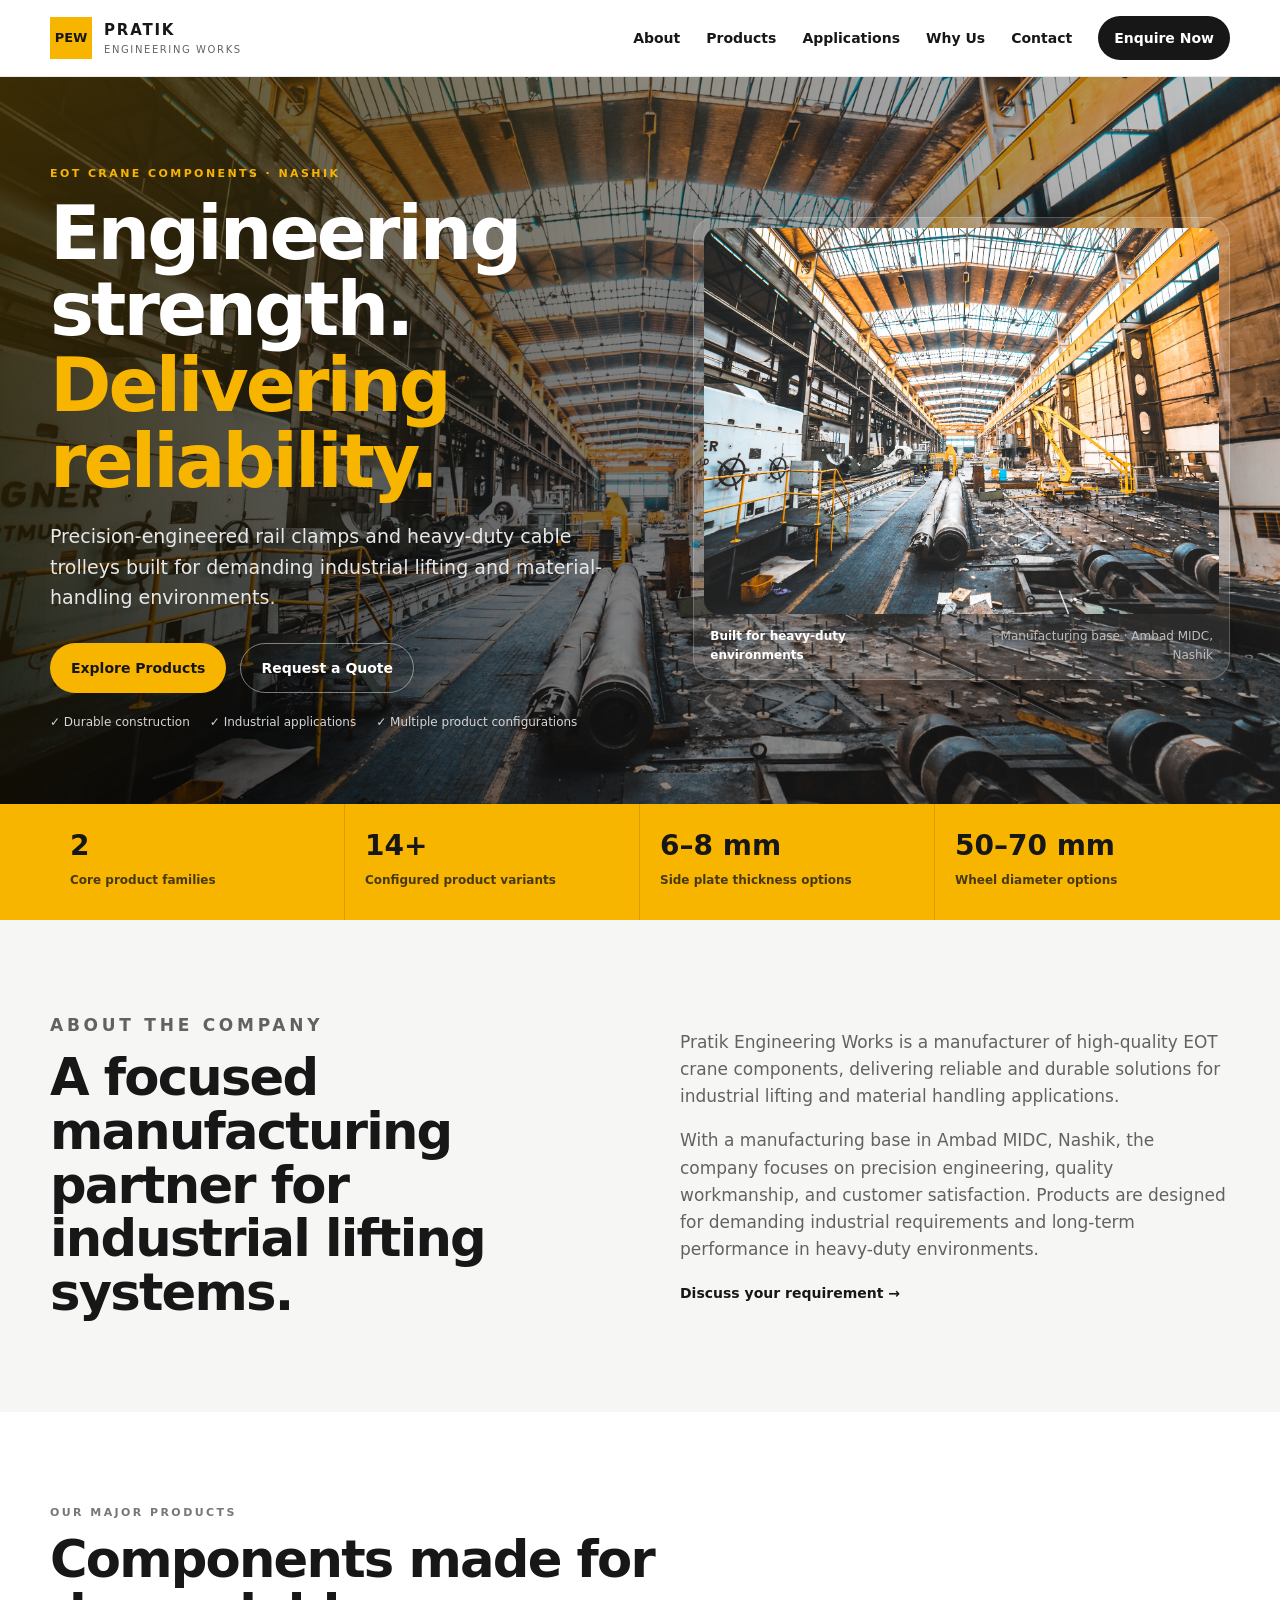
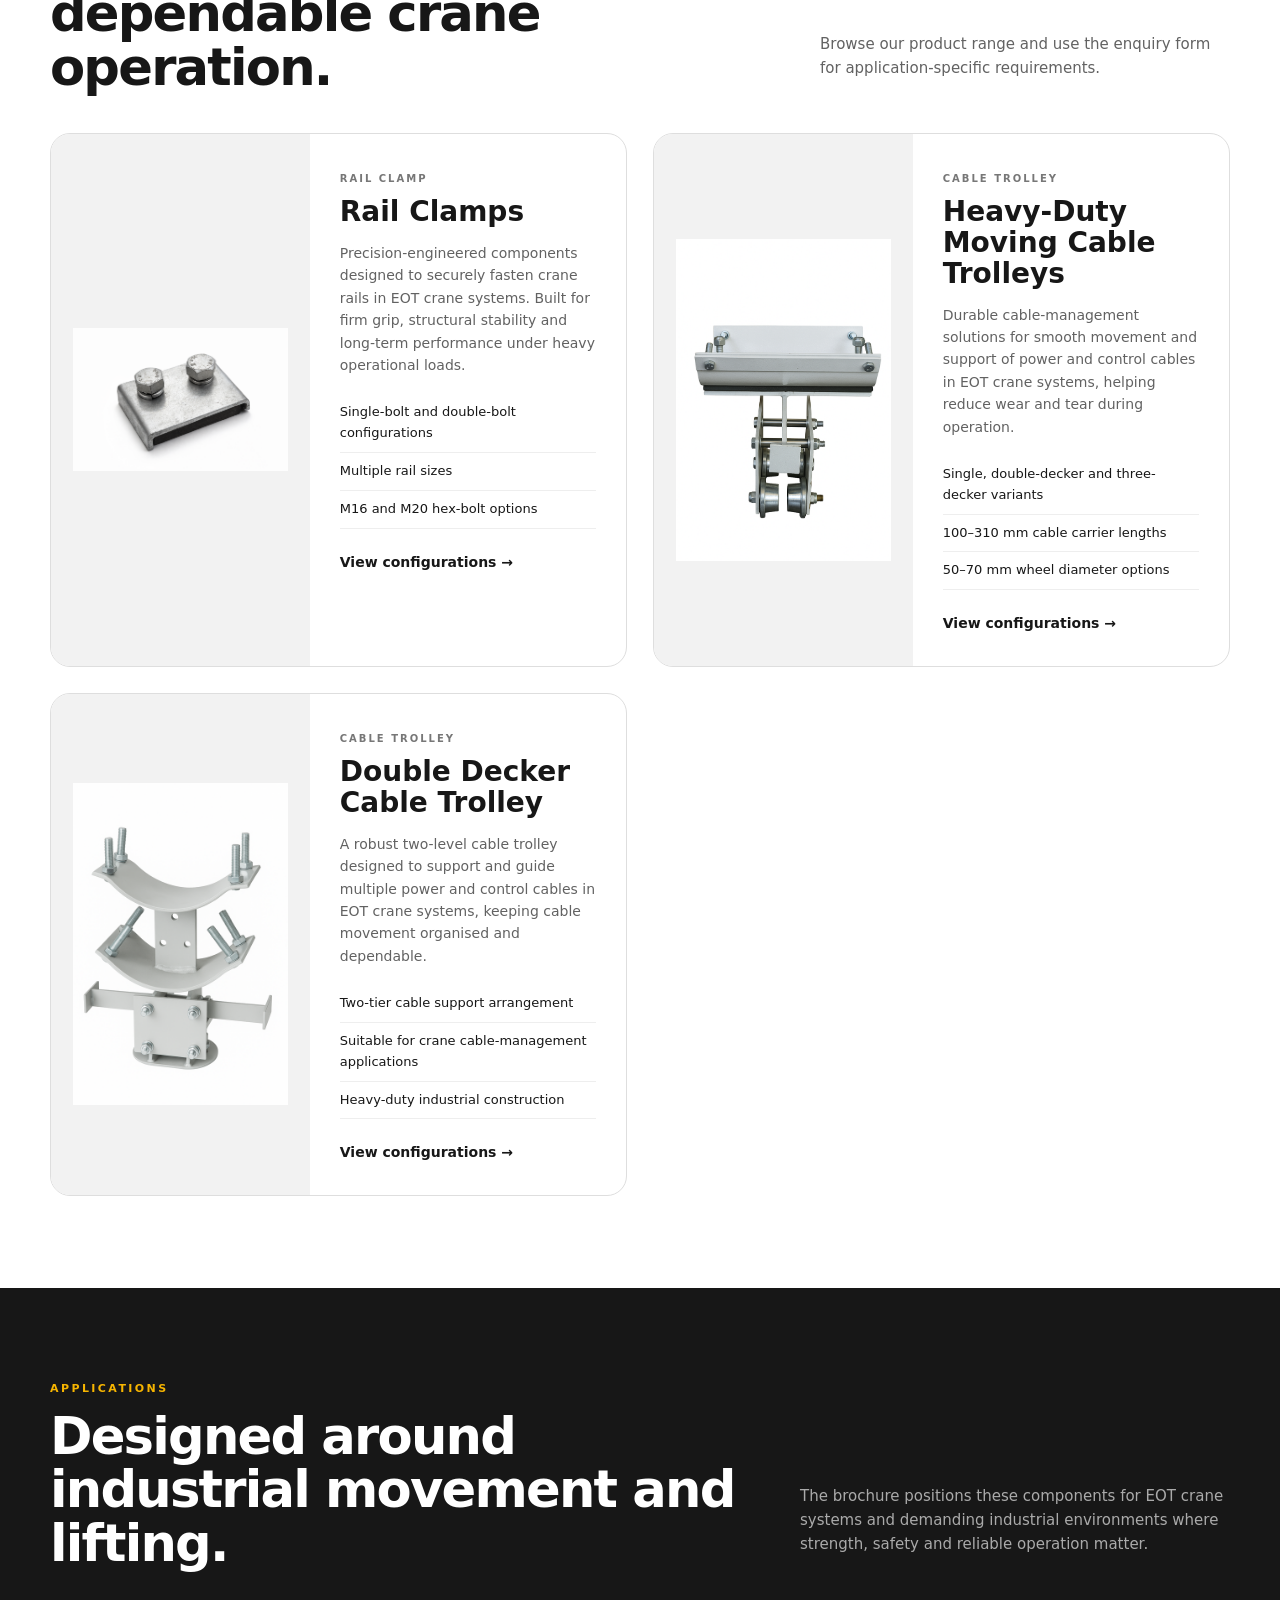
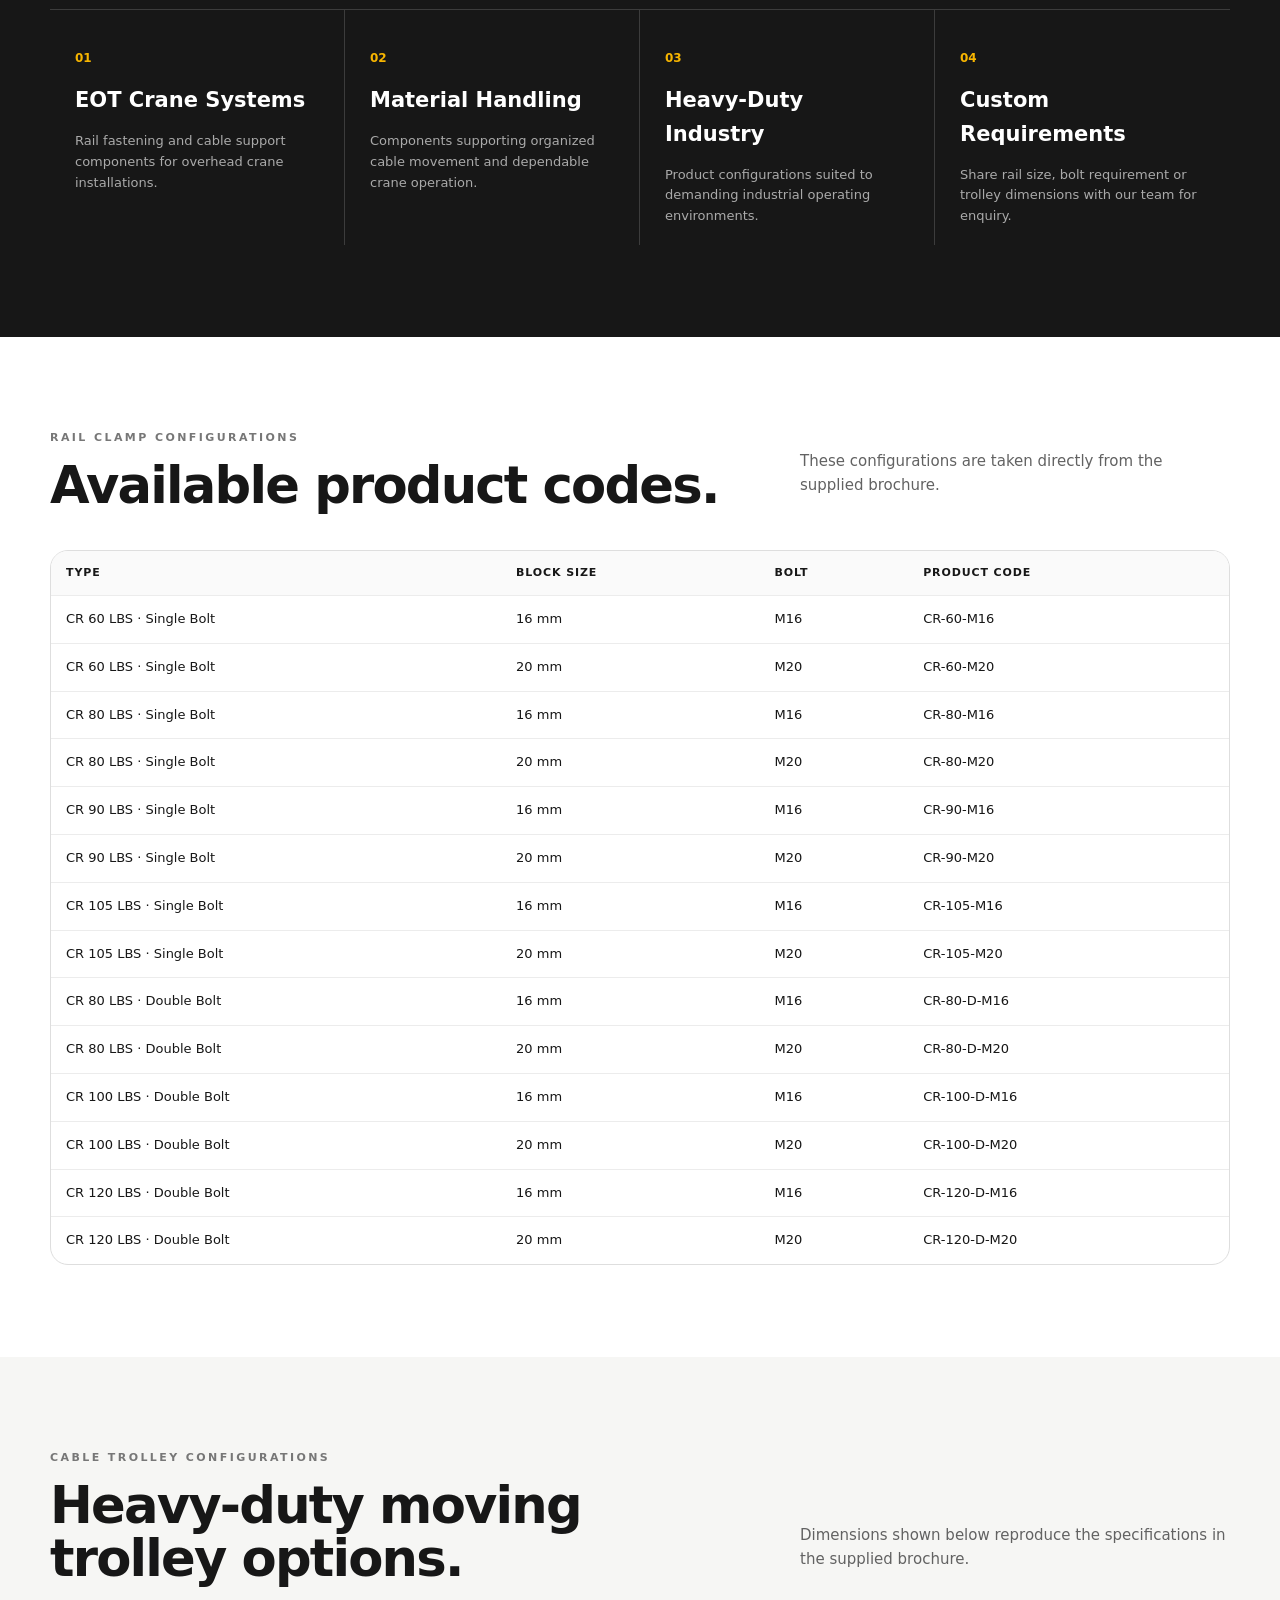
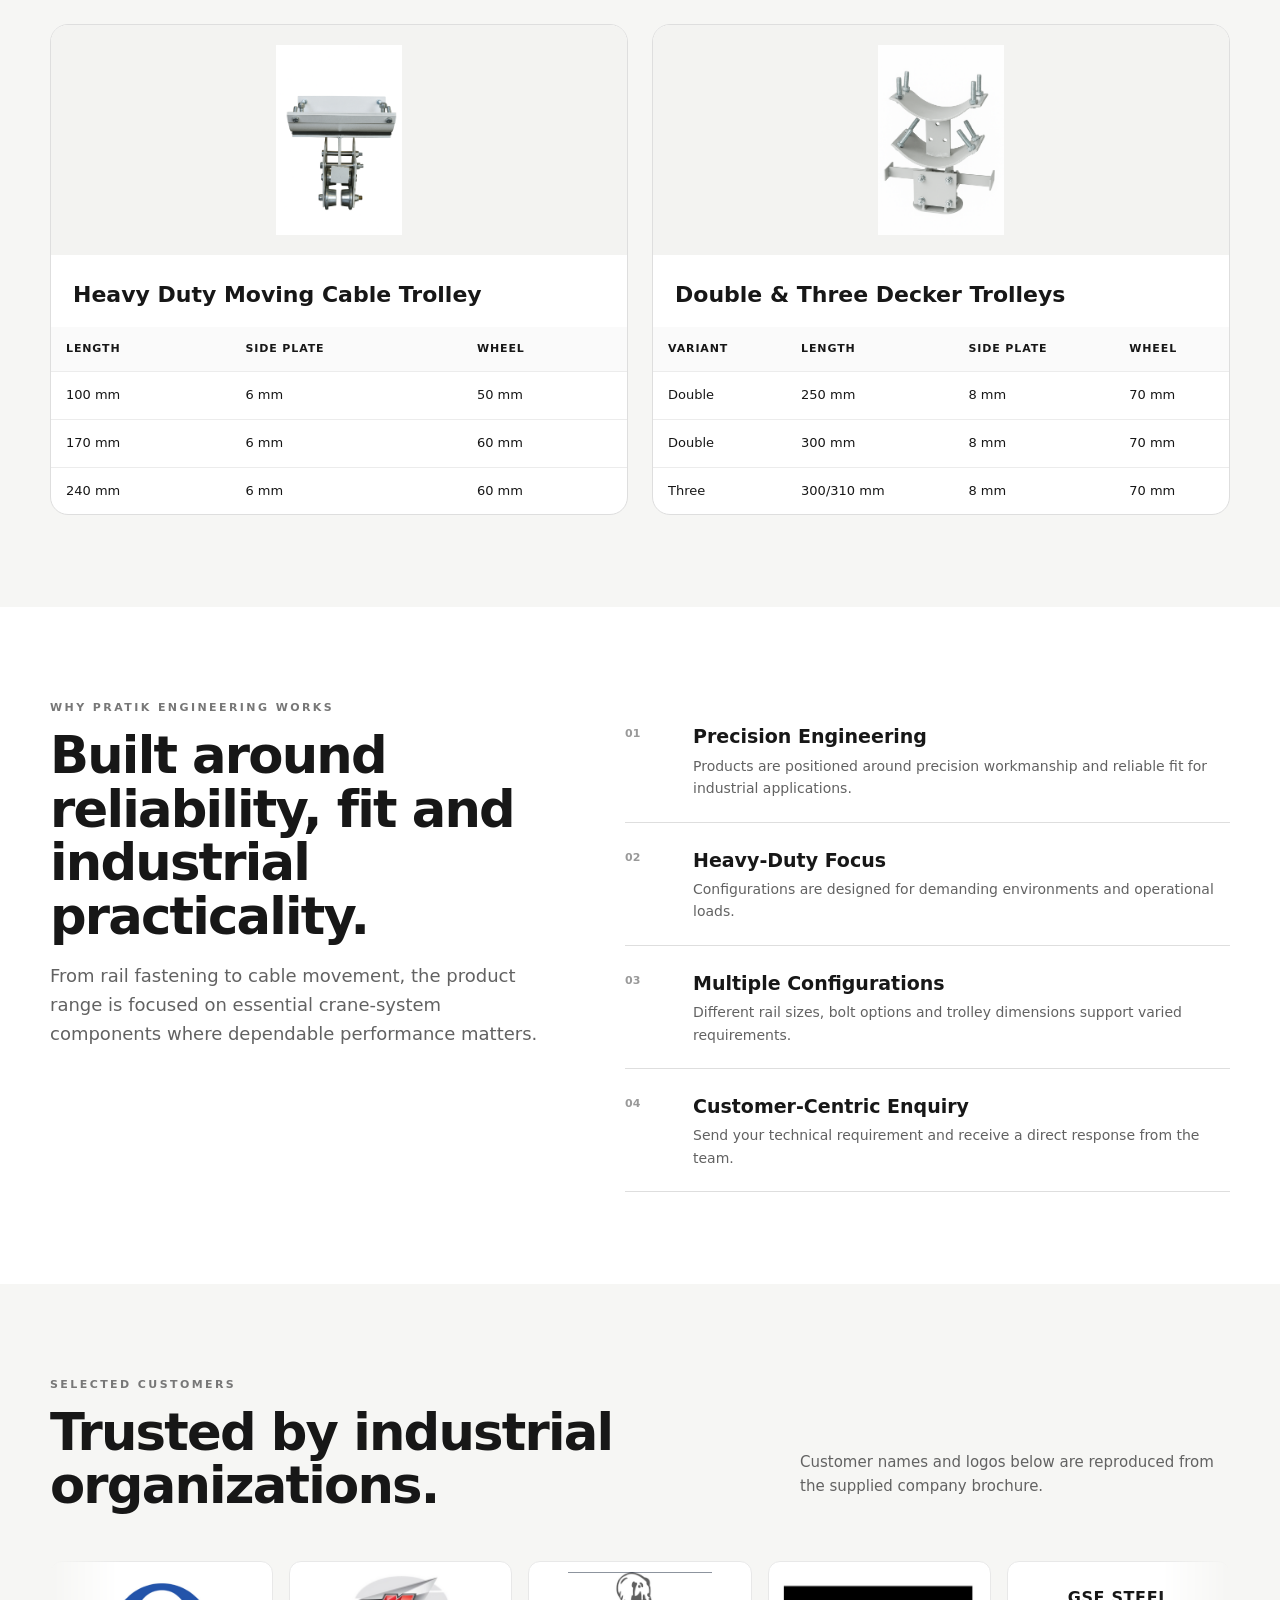
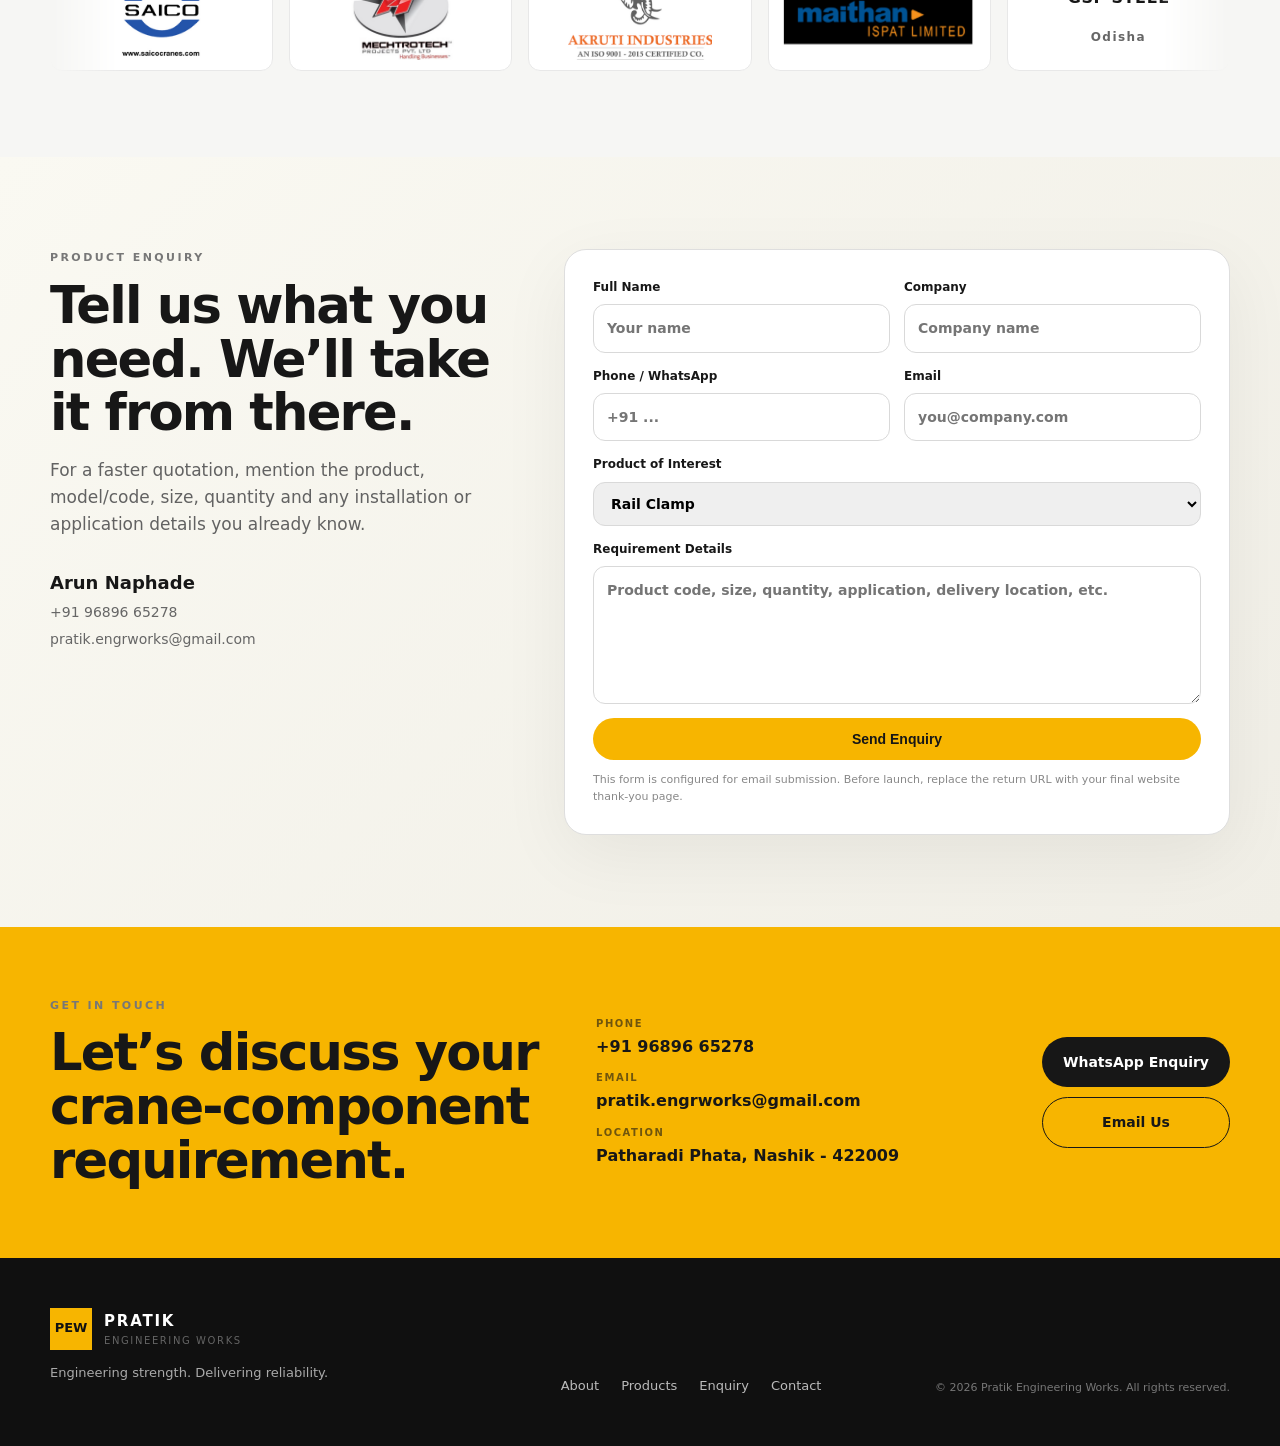
<file: index.html>
<!doctype html>
<html lang="en">
<head>
  <meta charset="utf-8">
  <meta name="viewport" content="width=device-width, initial-scale=1">
  <title>Pratik Engineering Works | EOT Crane Components</title>
  <meta name="description" content="Pratik Engineering Works manufactures rail clamps and heavy-duty cable trolleys for EOT crane and industrial material handling applications in Nashik, India.">
  <meta name="keywords" content="rail clamp, cable trolley, cable carrier, EOT crane components, crane rail clamp, Nashik engineering manufacturer">
  <meta name="theme-color" content="#f7b500">
  <meta property="og:title" content="Pratik Engineering Works | EOT Crane Components">
  <meta property="og:description" content="Precision-engineered rail clamps and heavy-duty moving cable trolleys for industrial lifting and material handling."
  <meta property="og:type" content="website">
  <link rel="icon" href="assets/page2_img2.png">
  <link rel="stylesheet" href="styles.css">
</head>
<body>
<header class="site-header" id="top">
  <div class="container nav-wrap">
    <a class="brand" href="#top" aria-label="Pratik Engineering Works home">
      <span class="brand-mark">PEW</span>
      <span><strong>PRATIK</strong><small>ENGINEERING WORKS</small></span>
    </a>
    <button class="menu-toggle" aria-label="Open navigation" aria-expanded="false">☰</button>
    <nav class="nav" aria-label="Primary navigation">
      <a href="#about">About</a>
      <div class="nav-dropdown">
        <a class="nav-dropdown-toggle" href="#products">Products</a>
        <div class="nav-dropdown-menu">
          <a href="#rail-specs">Rail Clamps</a>
          <a href="#heavy-duty-trolley">Heavy-Duty Cable Trolley</a>
          <a href="#double-decker-trolley">Double Decker Cable Trolley</a>
        </div>
      </div>
      <a href="#applications">Applications</a>
      <a href="#quality">Why Us</a>
      <a href="#contact">Contact</a>
      <a class="nav-cta" href="#enquiry">Enquire Now</a>
    </nav>
  </div>
</header>

<main>
  <section class="hero">
    <div class="hero-overlay"></div>
    <div class="container hero-grid">
      <div class="hero-copy">
        <p class="eyebrow">EOT CRANE COMPONENTS · NASHIK</p>
        <h1>Engineering strength.<br><span>Delivering reliability.</span></h1>
        <p class="hero-text">Precision-engineered rail clamps and heavy-duty cable trolleys built for demanding industrial lifting and material-handling environments.</p>
        <div class="hero-actions">
          <a class="btn btn-primary" href="#products">Explore Products</a>
          <a class="btn btn-outline" href="#enquiry">Request a Quote</a>
        </div>
        <div class="hero-trust">
          <span>✓ Durable construction</span>
          <span>✓ Industrial applications</span>
          <span>✓ Multiple product configurations</span>
        </div>
      </div>
      <div class="hero-card">
        <img src="assets/page1_img1.jpeg" alt="Industrial manufacturing facility with overhead crane systems" loading="eager">
        <div class="hero-card-caption"><strong>Built for heavy-duty environments</strong><span>Manufacturing base · Ambad MIDC, Nashik</span></div>
      </div>
    </div>
  </section>

  <section class="stats-strip">
    <div class="container stats">
      <div><strong>2</strong><span>Core product families</span></div>
      <div><strong>14+</strong><span>Configured product variants</span></div>
      <div><strong>6–8 mm</strong><span>Side plate thickness options</span></div>
      <div><strong>50–70 mm</strong><span>Wheel diameter options</span></div>
    </div>
  </section>

  <section class="section section-light" id="about">
    <div class="container split">
      <div>
        <p class="eyebrow">ABOUT THE COMPANY</p>
        <h2>A focused manufacturing partner for industrial lifting systems.</h2>
      </div>
      <div>
        <p>Pratik Engineering Works is a manufacturer of high-quality EOT crane components, delivering reliable and durable solutions for industrial lifting and material handling applications.</p>
        <p>With a manufacturing base in Ambad MIDC, Nashik, the company focuses on precision engineering, quality workmanship, and customer satisfaction. Products are designed for demanding industrial requirements and long-term performance in heavy-duty environments.</p>
        <a class="text-link" href="#enquiry">Discuss your requirement →</a>
      </div>
    </div>
  </section>

  <section class="section" id="products">
    <div class="container">
      <div class="section-head">
        <div>
          <p class="eyebrow">OUR MAJOR PRODUCTS</p>
          <h2>Components made for dependable crane operation.</h2>
        </div>
        <p class="section-intro">Browse our product range and use the enquiry form for application-specific requirements.</p>
      </div>

      <div class="product-grid">
        <article class="product-card">
          <div class="product-image"><img src="assets/page5_img1.png" alt="Double-bolt rail clamp" loading="lazy"></div>
          <div class="product-body">
            <span class="product-tag">RAIL CLAMP</span>
            <h3>Rail Clamps</h3>
            <p>Precision-engineered components designed to securely fasten crane rails in EOT crane systems. Built for firm grip, structural stability and long-term performance under heavy operational loads.</p>
            <ul class="feature-list"><li>Single-bolt and double-bolt configurations</li><li>Multiple rail sizes</li><li>M16 and M20 hex-bolt options</li></ul>
            <a href="#rail-specs" class="text-link">View configurations →</a>
          </div>
        </article>

        <article class="product-card">
          <div class="product-image"><img src="assets/page6_img1.png" alt="Heavy-duty moving cable trolley" loading="lazy"></div>
          <div class="product-body">
            <span class="product-tag">CABLE TROLLEY</span>
            <h3>Heavy-Duty Moving Cable Trolleys</h3>
            <p>Durable cable-management solutions for smooth movement and support of power and control cables in EOT crane systems, helping reduce wear and tear during operation.</p>
            <ul class="feature-list"><li>Single, double-decker and three-decker variants</li><li>100–310 mm cable carrier lengths</li><li>50–70 mm wheel diameter options</li></ul>
            <a href="#trolley-specs" class="text-link">View configurations →</a>
          </div>
        </article>

        <article class="product-card">
          <div class="product-image"><img src="assets/page2_img4.png" alt="Double decker cable trolley" loading="lazy"></div>
          <div class="product-body">
            <span class="product-tag">CABLE TROLLEY</span>
            <h3>Double Decker Cable Trolley</h3>
            <p>A robust two-level cable trolley designed to support and guide multiple power and control cables in EOT crane systems, keeping cable movement organised and dependable.</p>
            <ul class="feature-list"><li>Two-tier cable support arrangement</li><li>Suitable for crane cable-management applications</li><li>Heavy-duty industrial construction</li></ul>
            <a href="#trolley-specs" class="text-link">View configurations →</a>
          </div>
        </article>
      </div>
    </div>
  </section>

  <section class="section section-dark" id="applications">
    <div class="container">
      <div class="section-head light-head">
        <div><p class="eyebrow">APPLICATIONS</p><h2>Designed around industrial movement and lifting.</h2></div>
        <p class="section-intro">The brochure positions these components for EOT crane systems and demanding industrial environments where strength, safety and reliable operation matter.</p>
      </div>
      <div class="application-grid">
        <div class="application"><span>01</span><h3>EOT Crane Systems</h3><p>Rail fastening and cable support components for overhead crane installations.</p></div>
        <div class="application"><span>02</span><h3>Material Handling</h3><p>Components supporting organized cable movement and dependable crane operation.</p></div>
        <div class="application"><span>03</span><h3>Heavy-Duty Industry</h3><p>Product configurations suited to demanding industrial operating environments.</p></div>
        <div class="application"><span>04</span><h3>Custom Requirements</h3><p>Share rail size, bolt requirement or trolley dimensions with our team for enquiry.</p></div>
      </div>
    </div>
  </section>

  <section class="section" id="rail-specs">
    <div class="container">
      <div class="section-head"><div><p class="eyebrow">RAIL CLAMP CONFIGURATIONS</p><h2>Available product codes.</h2></div><p class="section-intro">These configurations are taken directly from the supplied brochure.</p></div>
      <div class="table-wrap"><table><thead><tr><th>Type</th><th>Block size</th><th>Bolt</th><th>Product code</th></tr></thead><tbody>
        <tr><td>CR 60 LBS · Single Bolt</td><td>16 mm</td><td>M16</td><td>CR-60-M16</td></tr>
        <tr><td>CR 60 LBS · Single Bolt</td><td>20 mm</td><td>M20</td><td>CR-60-M20</td></tr>
        <tr><td>CR 80 LBS · Single Bolt</td><td>16 mm</td><td>M16</td><td>CR-80-M16</td></tr>
        <tr><td>CR 80 LBS · Single Bolt</td><td>20 mm</td><td>M20</td><td>CR-80-M20</td></tr>
        <tr><td>CR 90 LBS · Single Bolt</td><td>16 mm</td><td>M16</td><td>CR-90-M16</td></tr>
        <tr><td>CR 90 LBS · Single Bolt</td><td>20 mm</td><td>M20</td><td>CR-90-M20</td></tr>
        <tr><td>CR 105 LBS · Single Bolt</td><td>16 mm</td><td>M16</td><td>CR-105-M16</td></tr>
        <tr><td>CR 105 LBS · Single Bolt</td><td>20 mm</td><td>M20</td><td>CR-105-M20</td></tr>
        <tr><td>CR 80 LBS · Double Bolt</td><td>16 mm</td><td>M16</td><td>CR-80-D-M16</td></tr>
        <tr><td>CR 80 LBS · Double Bolt</td><td>20 mm</td><td>M20</td><td>CR-80-D-M20</td></tr>
        <tr><td>CR 100 LBS · Double Bolt</td><td>16 mm</td><td>M16</td><td>CR-100-D-M16</td></tr>
        <tr><td>CR 100 LBS · Double Bolt</td><td>20 mm</td><td>M20</td><td>CR-100-D-M20</td></tr>
        <tr><td>CR 120 LBS · Double Bolt</td><td>16 mm</td><td>M16</td><td>CR-120-D-M16</td></tr>
        <tr><td>CR 120 LBS · Double Bolt</td><td>20 mm</td><td>M20</td><td>CR-120-D-M20</td></tr>
      </tbody></table></div>
    </div>
  </section>

  <section class="section section-light" id="trolley-specs">
    <div class="container">
      <div class="section-head"><div><p class="eyebrow">CABLE TROLLEY CONFIGURATIONS</p><h2>Heavy-duty moving trolley options.</h2></div><p class="section-intro">Dimensions shown below reproduce the specifications in the supplied brochure.</p></div>
      <div class="trolley-grid">
        <div class="spec-card" id="heavy-duty-trolley"><img src="assets/page6_img1.png" alt="Heavy-duty moving cable trolley" loading="lazy"><h3>Heavy Duty Moving Cable Trolley</h3><table><thead><tr><th>Length</th><th>Side plate</th><th>Wheel</th></tr></thead><tbody><tr><td>100 mm</td><td>6 mm</td><td>50 mm</td></tr><tr><td>170 mm</td><td>6 mm</td><td>60 mm</td></tr><tr><td>240 mm</td><td>6 mm</td><td>60 mm</td></tr></tbody></table></div>
        <div class="spec-card" id="double-decker-trolley"><img src="assets/page6_img2.png" alt="Heavy-duty moving double and three decker cable trolley" loading="lazy"><h3>Double & Three Decker Trolleys</h3><table><thead><tr><th>Variant</th><th>Length</th><th>Side plate</th><th>Wheel</th></tr></thead><tbody><tr><td>Double</td><td>250 mm</td><td>8 mm</td><td>70 mm</td></tr><tr><td>Double</td><td>300 mm</td><td>8 mm</td><td>70 mm</td></tr><tr><td>Three</td><td>300/310 mm</td><td>8 mm</td><td>70 mm</td></tr></tbody></table></div>
      </div>
    </div>
  </section>

  <section class="section" id="quality">
    <div class="container quality-grid">
      <div>
        <p class="eyebrow">WHY PRATIK ENGINEERING WORKS</p>
        <h2>Built around reliability, fit and industrial practicality.</h2>
        <p class="lead">From rail fastening to cable movement, the product range is focused on essential crane-system components where dependable performance matters.</p>
      </div>
      <div class="quality-points">
        <div><span>01</span><div><h3>Precision Engineering</h3><p>Products are positioned around precision workmanship and reliable fit for industrial applications.</p></div></div>
        <div><span>02</span><div><h3>Heavy-Duty Focus</h3><p>Configurations are designed for demanding environments and operational loads.</p></div></div>
        <div><span>03</span><div><h3>Multiple Configurations</h3><p>Different rail sizes, bolt options and trolley dimensions support varied requirements.</p></div></div>
        <div><span>04</span><div><h3>Customer-Centric Enquiry</h3><p>Send your technical requirement and receive a direct response from the team.</p></div></div>
      </div>
    </div>
  </section>

  <section class="section section-light clients" id="clients">
    <div class="container">
      <div class="section-head"><div><p class="eyebrow">SELECTED CUSTOMERS</p><h2>Trusted by industrial organizations.</h2></div><p class="section-intro">Customer names and logos below are reproduced from the supplied company brochure.</p></div>
      <div class="client-marquee" aria-label="Selected customers">
        <div class="client-marquee-track">
          <div class="client-marquee-group">
            <div class="client-logos">
              <img src="assets/page7_img2.png" alt="Saico logo">
              <img src="assets/page7_img3.png" alt="Mechtrotech Projects Pvt. Ltd. logo">
              <img src="assets/page7_img4.png" alt="Akruti Industries logo">
              <img src="assets/page7_img5.png" alt="Maithan Ispat Limited logo">
              <div class="client-text">GSF STEEL<br><small>Odisha</small></div>
            </div>
          </div>
          <div class="client-marquee-group" aria-hidden="true">
            <div class="client-logos">
              <img src="assets/page7_img2.png" alt="">
              <img src="assets/page7_img3.png" alt="">
              <img src="assets/page7_img4.png" alt="">
              <img src="assets/page7_img5.png" alt="">
              <div class="client-text">GSF STEEL<br><small>Odisha</small></div>
            </div>
          </div>
        </div>
      </div>
    </div>
  </section>

  <section class="section enquiry-section" id="enquiry">
    <div class="container enquiry-grid">
      <div class="enquiry-copy">
        <p class="eyebrow">PRODUCT ENQUIRY</p>
        <h2>Tell us what you need. We’ll take it from there.</h2>
        <p>For a faster quotation, mention the product, model/code, size, quantity and any installation or application details you already know.</p>
        <div class="contact-mini"><strong>Arun Naphade</strong><span>+91 96896 65278</span><span>pratik.engrworks@gmail.com</span></div>
      </div>
      <form class="enquiry-form" action="https://formsubmit.co/pratik.engrworks@gmail.com" method="POST">
        <input type="hidden" name="_subject" value="New Product Enquiry - Pratik Engineering Works">
        <input type="hidden" name="_captcha" value="false">
        <input type="hidden" name="_template" value="table">
        <input type="hidden" name="_next" value="https://example.com/thank-you.html">
        <div class="form-row"><label>Full Name<input required type="text" name="name" placeholder="Your name"></label><label>Company<input type="text" name="company" placeholder="Company name"></label></div>
        <div class="form-row"><label>Phone / WhatsApp<input required type="tel" name="phone" placeholder="+91 ..."></label><label>Email<input type="email" name="email" placeholder="you@company.com"></label></div>
        <label>Product of Interest<select name="product"><option>Rail Clamp</option><option>Cable Trolley</option><option>Both</option><option>Other / Custom Requirement</option></select></label>
        <label>Requirement Details<textarea required name="message" rows="5" placeholder="Product code, size, quantity, application, delivery location, etc."></textarea></label>
        <button class="btn btn-primary btn-full" type="submit">Send Enquiry</button>
        <p class="form-note">This form is configured for email submission. Before launch, replace the return URL with your final website thank-you page.</p>
      </form>
    </div>
  </section>

  <section class="contact-band" id="contact">
    <div class="container contact-grid">
      <div><p class="eyebrow">GET IN TOUCH</p><h2>Let’s discuss your crane-component requirement.</h2></div>
      <div class="contact-details"><a href="tel:+919689665278"><span>Phone</span>+91 96896 65278</a><a href="mailto:pratik.engrworks@gmail.com"><span>Email</span>pratik.engrworks@gmail.com</a><div><span>Location</span>Patharadi Phata, Nashik - 422009</div></div>
      <div class="contact-actions"><a class="btn btn-dark" href="https://wa.me/919689665278?text=Hello%20Pratik%20Engineering%20Works%2C%20I%20would%20like%20to%20enquire%20about%20your%20products." target="_blank" rel="noopener">WhatsApp Enquiry</a><a class="btn btn-outline-dark" href="mailto:pratik.engrworks@gmail.com?subject=Product%20Enquiry%20-%20Pratik%20Engineering%20Works">Email Us</a></div>
    </div>
  </section>
</main>

<footer class="footer"><div class="container footer-grid"><div><div class="brand brand-footer"><span class="brand-mark">PEW</span><span><strong>PRATIK</strong><small>ENGINEERING WORKS</small></span></div><p>Engineering strength. Delivering reliability.</p></div><div class="footer-links"><a href="#about">About</a><a href="#products">Products</a><a href="#enquiry">Enquiry</a><a href="#contact">Contact</a></div><div class="footer-copy">© <span id="year"></span> Pratik Engineering Works. All rights reserved.</div></div></footer>
<script src="script.js"></script>
</body>
</html>
</file>
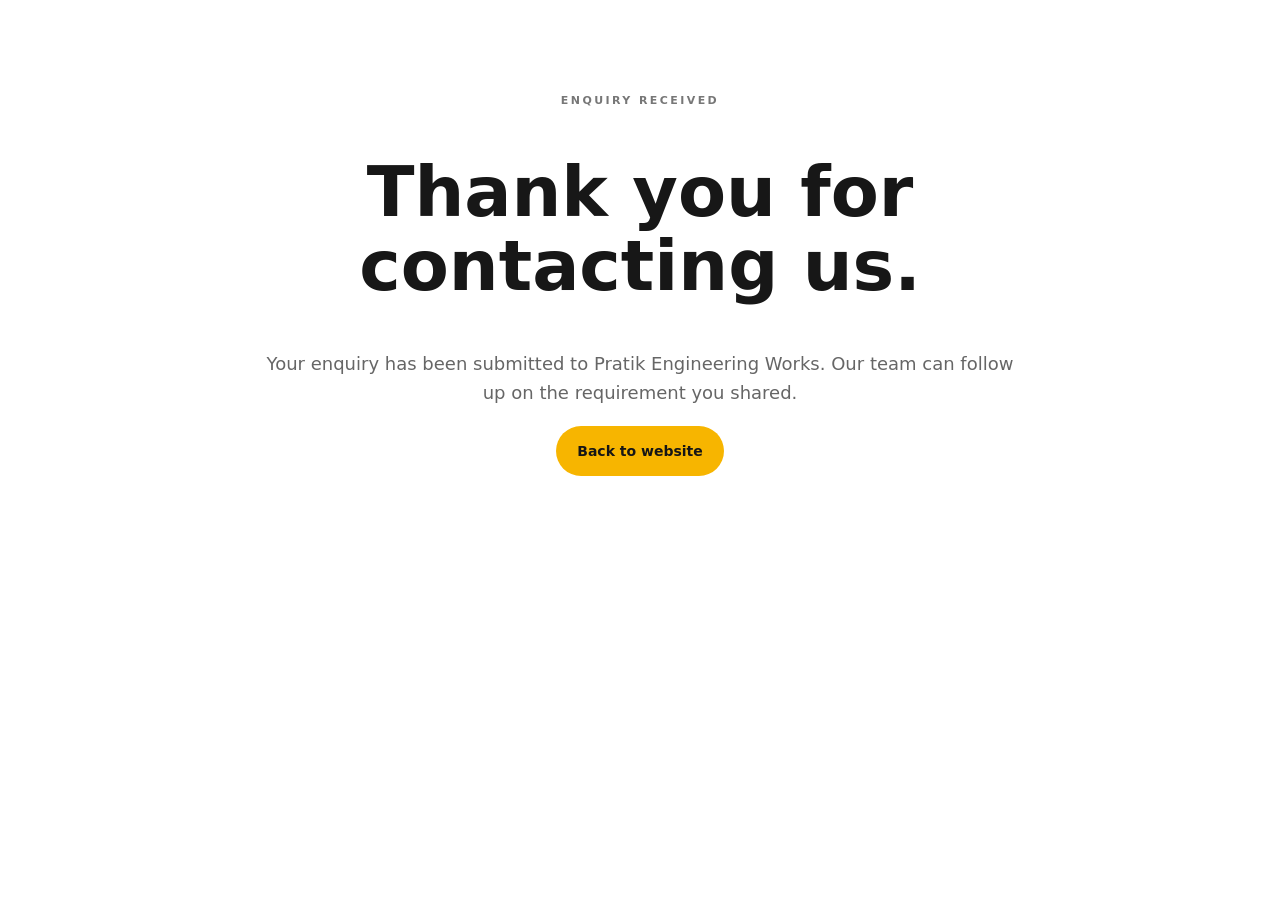
<file: thank-you.html>
<!doctype html><html lang="en"><head><meta charset="utf-8"><meta name="viewport" content="width=device-width,initial-scale=1"><title>Thank You | Pratik Engineering Works</title><link rel="stylesheet" href="styles.css"></head><body><main class="section"><div class="container" style="max-width:760px;text-align:center"><p class="eyebrow">ENQUIRY RECEIVED</p><h1 style="font-size:clamp(42px,7vw,70px);line-height:1.05">Thank you for contacting us.</h1><p style="font-size:18px;color:#666">Your enquiry has been submitted to Pratik Engineering Works. Our team can follow up on the requirement you shared.</p><a class="btn btn-primary" href="index.html">Back to website</a></div></main></body></html>
</file>
<file: styles.css>
:root{--yellow:#f7b500;--ink:#171717;--muted:#626262;--line:#dedede;--paper:#fff;--soft:#f6f6f4;--dark:#171717;--max:1180px;--radius:20px}*{box-sizing:border-box}html{scroll-behavior:smooth}body{margin:0;color:var(--ink);font-family:Inter,ui-sans-serif,system-ui,-apple-system,BlinkMacSystemFont,"Segoe UI",sans-serif;line-height:1.6;background:var(--paper)}img{max-width:100%;display:block}a{text-decoration:none;color:inherit}.container{width:min(var(--max),calc(100% - 40px));margin:auto}.site-header{position:sticky;top:0;z-index:50;background:rgba(255,255,255,.95);backdrop-filter:blur(14px);border-bottom:1px solid rgba(0,0,0,.08)}.nav-wrap{min-height:76px;display:flex;align-items:center;justify-content:space-between}.brand{display:flex;gap:12px;align-items:center}.brand-mark{width:42px;height:42px;display:grid;place-items:center;background:var(--yellow);font-weight:900;font-size:13px}.brand strong{display:block;letter-spacing:.12em;font-size:15px}.brand small{display:block;font-size:10px;letter-spacing:.16em;color:#646464}.nav{display:flex;align-items:center;gap:26px;font-size:14px;font-weight:700}.nav a{position:relative}.nav a:not(.nav-cta):after{content:"";position:absolute;left:0;bottom:-8px;width:0;height:2px;background:var(--yellow);transition:.2s}.nav a:not(.nav-cta):hover:after{width:100%}.nav-cta{padding:11px 16px;background:var(--ink);color:white;border-radius:999px}.menu-toggle{display:none;border:0;background:none;font-size:28px}.hero{position:relative;overflow:hidden;background:#1d1d1d;color:white;padding:88px 0 72px}.hero:before{content:"";position:absolute;inset:0;background:linear-gradient(90deg,rgba(0,0,0,.84),rgba(0,0,0,.45) 55%,rgba(0,0,0,.2)),url('assets/page1_img1.jpeg') center/cover}.hero-overlay{position:absolute;inset:0;background:linear-gradient(135deg,rgba(247,181,0,.22),transparent 45%)}.hero-grid{position:relative;z-index:2;display:grid;grid-template-columns:1.05fr .95fr;gap:50px;align-items:center}.eyebrow{font-size:11px;letter-spacing:.22em;font-weight:900;margin:0 0 12px;color:#777}.hero .eyebrow{color:#f7b500}.hero h1{font-size:clamp(44px,6vw,74px);line-height:1.03;margin:0 0 22px;letter-spacing:-.04em}.hero h1 span{color:#f7b500}.hero-text{font-size:19px;max-width:660px;color:#e7e7e7}.hero-actions{display:flex;gap:14px;margin:30px 0 20px;flex-wrap:wrap}.btn{display:inline-flex;align-items:center;justify-content:center;padding:13px 20px;border-radius:999px;font-weight:800;font-size:14px;border:1px solid transparent;cursor:pointer}.btn-primary{background:var(--yellow);color:#161616}.btn-outline{border-color:rgba(255,255,255,.45);color:white}.btn-outline:hover{background:white;color:var(--ink)}.hero-trust{display:flex;gap:20px;flex-wrap:wrap;color:#d5d5d5;font-size:12px}.hero-card{border:1px solid rgba(255,255,255,.2);padding:10px;background:rgba(255,255,255,.08);border-radius:22px;box-shadow:0 24px 80px rgba(0,0,0,.3)}.hero-card img{aspect-ratio:4/3;object-fit:cover;border-radius:14px}.hero-card-caption{padding:13px 6px 4px;display:flex;justify-content:space-between;gap:15px;font-size:12px}.hero-card-caption span{color:#bdbdbd;text-align:right}.stats-strip{background:var(--yellow)}.stats{display:grid;grid-template-columns:repeat(4,1fr)}.stats div{padding:28px 20px;border-right:1px solid rgba(0,0,0,.12)}.stats div:last-child{border-right:0}.stats strong{display:block;font-size:28px;line-height:1;margin-bottom:6px}.stats span{font-size:12px;font-weight:700;opacity:.78}.section{padding:92px 0}.section-light{background:var(--soft)}.split{display:grid;grid-template-columns:1fr 1fr;gap:80px}.split h2,.section h2,.enquiry-section h2,.contact-band h2{font-size:clamp(34px,4vw,52px);line-height:1.05;letter-spacing:-.035em;margin:0}.split p{color:var(--muted);font-size:17px}.text-link{font-weight:900;font-size:14px}.section-head{display:flex;justify-content:space-between;gap:50px;align-items:end;margin-bottom:38px}.section-head>div{max-width:720px}.section-intro{max-width:430px;color:var(--muted);font-size:15px}.product-grid{display:grid;grid-template-columns:1fr 1fr;gap:26px}.product-card{border:1px solid var(--line);border-radius:var(--radius);overflow:hidden;background:white;display:grid;grid-template-columns:.9fr 1.1fr}.product-image{background:#f2f2f2;display:flex;align-items:center;justify-content:center;min-height:330px}.product-image img{width:100%;height:100%;object-fit:contain;padding:22px}.product-body{padding:30px}.product-tag{font-size:10px;letter-spacing:.2em;font-weight:900;color:#777}.product-body h3{font-size:28px;line-height:1.1;margin:8px 0 12px}.product-body p{color:var(--muted);font-size:14px}.feature-list{padding:0;margin:18px 0 20px;list-style:none}.feature-list li{padding:8px 0;border-bottom:1px solid #eee;font-size:13px}.section-dark{background:var(--dark);color:white}.light-head .eyebrow{color:var(--yellow)}.light-head .section-intro{color:#aaa}.application-grid{display:grid;grid-template-columns:repeat(4,1fr);border-top:1px solid #3c3c3c}.application{padding:34px 25px 5px;border-right:1px solid #3c3c3c}.application:last-child{border-right:0}.application span{color:var(--yellow);font-weight:900;font-size:12px}.application h3{font-size:21px;margin:15px 0 8px}.application p{color:#aaa;font-size:13px}.table-wrap{overflow:auto;border:1px solid var(--line);border-radius:18px;background:white}.table-wrap table,.spec-card table{width:100%;border-collapse:collapse;font-size:13px}.table-wrap th,.table-wrap td,.spec-card th,.spec-card td{text-align:left;padding:13px 15px;border-bottom:1px solid #ececec;white-space:nowrap}.table-wrap th,.spec-card th{background:#fafafa;font-size:11px;text-transform:uppercase;letter-spacing:.08em}.table-wrap tr:last-child td,.spec-card tr:last-child td{border-bottom:0}.trolley-grid{display:grid;grid-template-columns:1fr 1fr;gap:24px}.spec-card{background:white;border:1px solid var(--line);border-radius:18px;overflow:hidden}.spec-card img{height:230px;width:100%;object-fit:contain;background:#f3f3f1;padding:20px}.spec-card h3{padding:22px 22px 0;margin:0;font-size:22px}.spec-card table{margin-top:15px}.quality-grid{display:grid;grid-template-columns:.9fr 1.1fr;gap:80px}.lead{font-size:18px;color:var(--muted);max-width:600px}.quality-points>div{display:grid;grid-template-columns:50px 1fr;gap:18px;padding:22px 0;border-bottom:1px solid var(--line)}.quality-points span{color:#999;font-size:11px;font-weight:900;padding-top:4px}.quality-points h3{margin:0 0 3px;font-size:19px}.quality-points p{margin:0;color:var(--muted);font-size:14px}.clients{padding-bottom:76px}.client-logos{display:grid;grid-template-columns:repeat(5,1fr);gap:16px;align-items:center}.client-logos img{height:74px;width:100%;object-fit:contain;background:white;border:1px solid #e8e8e8;border-radius:12px;padding:10px}.client-text{font-weight:900;letter-spacing:.04em;padding:25px 20px;border:1px solid #e8e8e8;border-radius:12px;background:white;text-align:center}.client-text small{font-size:12px;color:#666;letter-spacing:.12em}.enquiry-section{background:linear-gradient(135deg,#faf9f2 0%,#f0eee6 100%)}.enquiry-grid{display:grid;grid-template-columns:.8fr 1.2fr;gap:70px;align-items:start}.enquiry-copy>p:not(.eyebrow){color:var(--muted);font-size:17px;max-width:520px}.contact-mini{display:grid;gap:4px;margin-top:30px}.contact-mini strong{font-size:18px}.contact-mini span{font-size:14px;color:#666}.enquiry-form{background:white;border:1px solid var(--line);border-radius:22px;padding:28px;box-shadow:0 20px 70px rgba(0,0,0,.06)}.form-row{display:grid;grid-template-columns:1fr 1fr;gap:14px}.enquiry-form label{display:grid;gap:7px;font-size:12px;font-weight:800;margin-bottom:14px}.enquiry-form input,.enquiry-form select,.enquiry-form textarea{width:100%;border:1px solid #d9d9d9;border-radius:12px;padding:12px 13px;font:inherit;font-size:14px;outline:none}.enquiry-form input:focus,.enquiry-form select:focus,.enquiry-form textarea:focus{border-color:#c69b00;box-shadow:0 0 0 3px rgba(247,181,0,.15)}.btn-full{width:100%;border:0}.form-note{font-size:11px;color:#888;margin:11px 0 0}.contact-band{padding:70px 0;background:var(--yellow)}.contact-grid{display:grid;grid-template-columns:1fr .8fr auto;align-items:center;gap:45px}.contact-details{display:grid;gap:11px}.contact-details a,.contact-details div{display:grid;gap:2px;font-weight:800}.contact-details span{font-size:10px;letter-spacing:.15em;text-transform:uppercase;font-weight:900;opacity:.6}.contact-actions{display:flex;gap:10px;flex-direction:column}.btn-dark{background:var(--ink);color:#fff}.btn-outline-dark{border:1px solid var(--ink)}.footer{padding:50px 0;background:#101010;color:#fff}.footer-grid{display:grid;grid-template-columns:1.2fr .8fr .8fr;gap:35px;align-items:end}.brand-footer .brand-mark{background:var(--yellow);color:#111}.footer p{color:#aaa;font-size:13px}.footer-links{display:flex;gap:22px;flex-wrap:wrap;color:#bbb;font-size:13px}.footer-copy{font-size:11px;color:#777;text-align:right}
@media(max-width:1000px){.nav{gap:16px}.hero-grid,.split,.quality-grid,.enquiry-grid{grid-template-columns:1fr}.hero-card{max-width:720px}.product-card{grid-template-columns:1fr}.application-grid{grid-template-columns:1fr 1fr}.application:nth-child(2){border-right:0}.client-logos{grid-template-columns:repeat(3,1fr)}.contact-grid{grid-template-columns:1fr 1fr}.contact-actions{flex-direction:row}.footer-grid{grid-template-columns:1fr 1fr}.footer-copy{text-align:left}}
@media(max-width:760px){.nav{position:absolute;top:76px;left:0;right:0;background:white;padding:14px 20px 20px;display:none;flex-direction:column;align-items:stretch;border-bottom:1px solid var(--line)}.nav.open{display:flex}.nav-cta{text-align:center}.menu-toggle{display:block}.stats{grid-template-columns:1fr 1fr}.stats div:nth-child(2){border-right:0}.stats div:nth-child(3),.stats div:nth-child(4){border-top:1px solid rgba(0,0,0,.12)}.hero{padding-top:68px}.section{padding:70px 0}.section-head{display:block}.section-intro{margin-top:18px}.product-grid,.trolley-grid{grid-template-columns:1fr}.application-grid{grid-template-columns:1fr}.application{border-right:0;border-bottom:1px solid #3c3c3c;padding-bottom:26px}.client-logos{grid-template-columns:1fr 1fr}.form-row,.contact-grid{grid-template-columns:1fr}.contact-actions{align-items:stretch}.footer-grid{grid-template-columns:1fr}.footer-copy{text-align:left}}
@media(max-width:460px){.container{width:min(var(--max),calc(100% - 28px))}.hero h1{font-size:42px}.stats strong{font-size:23px}.stats span{font-size:11px}.client-logos{grid-template-columns:1fr}.hero-actions .btn{width:100%}}
.client-marquee{position:relative;overflow:hidden;padding:10px 0;-webkit-mask-image:linear-gradient(90deg,transparent,#000 6%,#000 94%,transparent);mask-image:linear-gradient(90deg,transparent,#000 6%,#000 94%,transparent)}.client-marquee-track{display:flex;flex-flow:row nowrap;width:max-content;will-change:transform;animation:customer-band-scroll 24s linear infinite}.client-marquee-group{flex:0 0 min(var(--max),calc(100vw - 40px));width:min(var(--max),calc(100vw - 40px))}.client-marquee-group .client-logos{width:100%}.client-marquee:hover .client-marquee-track{animation-play-state:paused}@keyframes customer-band-scroll{from{transform:translateX(0)}to{transform:translateX(-50%)}}@media(max-width:460px){.client-marquee-group{flex-basis:calc(100vw - 28px);width:calc(100vw - 28px)}}
.client-logos img{height:110px;padding:10px}.client-text{height:110px;display:grid;place-items:center;padding:14px 20px}.client-marquee-group{--client-band-width:min(var(--max),calc(100vw - 40px));flex-basis:calc(var(--client-band-width) + 16px);width:calc(var(--client-band-width) + 16px);padding-right:16px}.client-marquee-group .client-logos{width:var(--client-band-width);margin-right:0}.client-marquee .client-logos img,.client-marquee .client-text{transition:transform .22s ease,box-shadow .22s ease;transform-origin:center}.client-marquee .client-logos img:hover,.client-marquee .client-text:hover{position:relative;z-index:2;transform:scale(1.08);box-shadow:0 12px 28px rgba(0,0,0,.16)}@media(max-width:460px){.client-marquee-group{--client-band-width:calc(100vw - 28px)}}
.nav-dropdown{position:relative}.nav-dropdown-toggle{display:flex;align-items:center}.nav-dropdown-menu{position:absolute;top:calc(100% + 18px);left:-18px;min-width:245px;padding:8px;background:#fff;border:1px solid var(--line);border-radius:14px;box-shadow:0 16px 35px rgba(0,0,0,.12);opacity:0;visibility:hidden;transform:translateY(-6px);transition:opacity .2s,transform .2s,visibility .2s}.nav-dropdown:hover .nav-dropdown-menu{opacity:1;visibility:visible;transform:translateY(0)}.nav-dropdown-menu a{display:block;padding:10px 12px;border-radius:9px;font-size:13px;white-space:nowrap}.nav-dropdown-menu a:hover{background:var(--soft)}.nav-dropdown-menu a:after{display:none}@media(max-width:760px){.nav-dropdown-menu{position:static;display:grid;gap:2px;min-width:0;margin-top:4px;padding:5px 0 0;border:0;border-top:1px solid var(--line);border-radius:0;box-shadow:none;opacity:1;visibility:visible;transform:none}.nav-dropdown-menu a{padding:8px 0 8px 14px;font-size:13px}}
</file>
